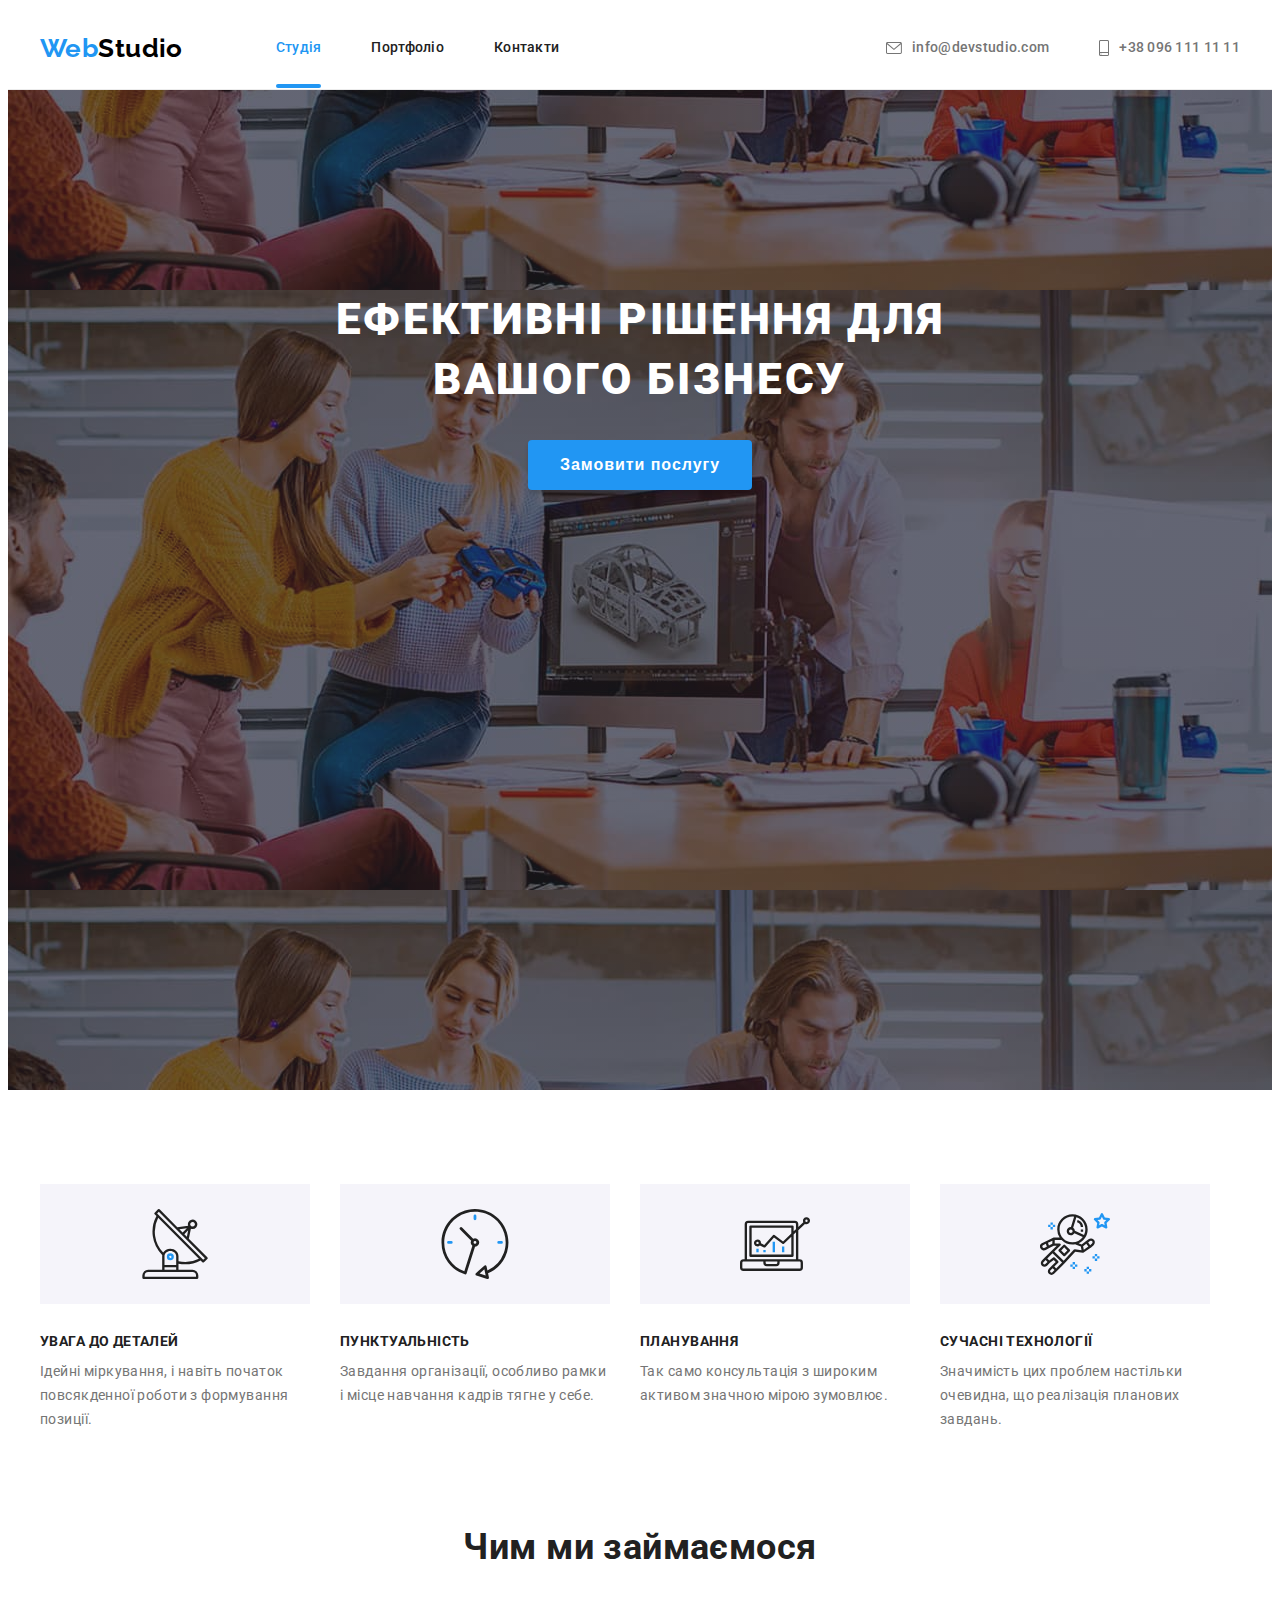
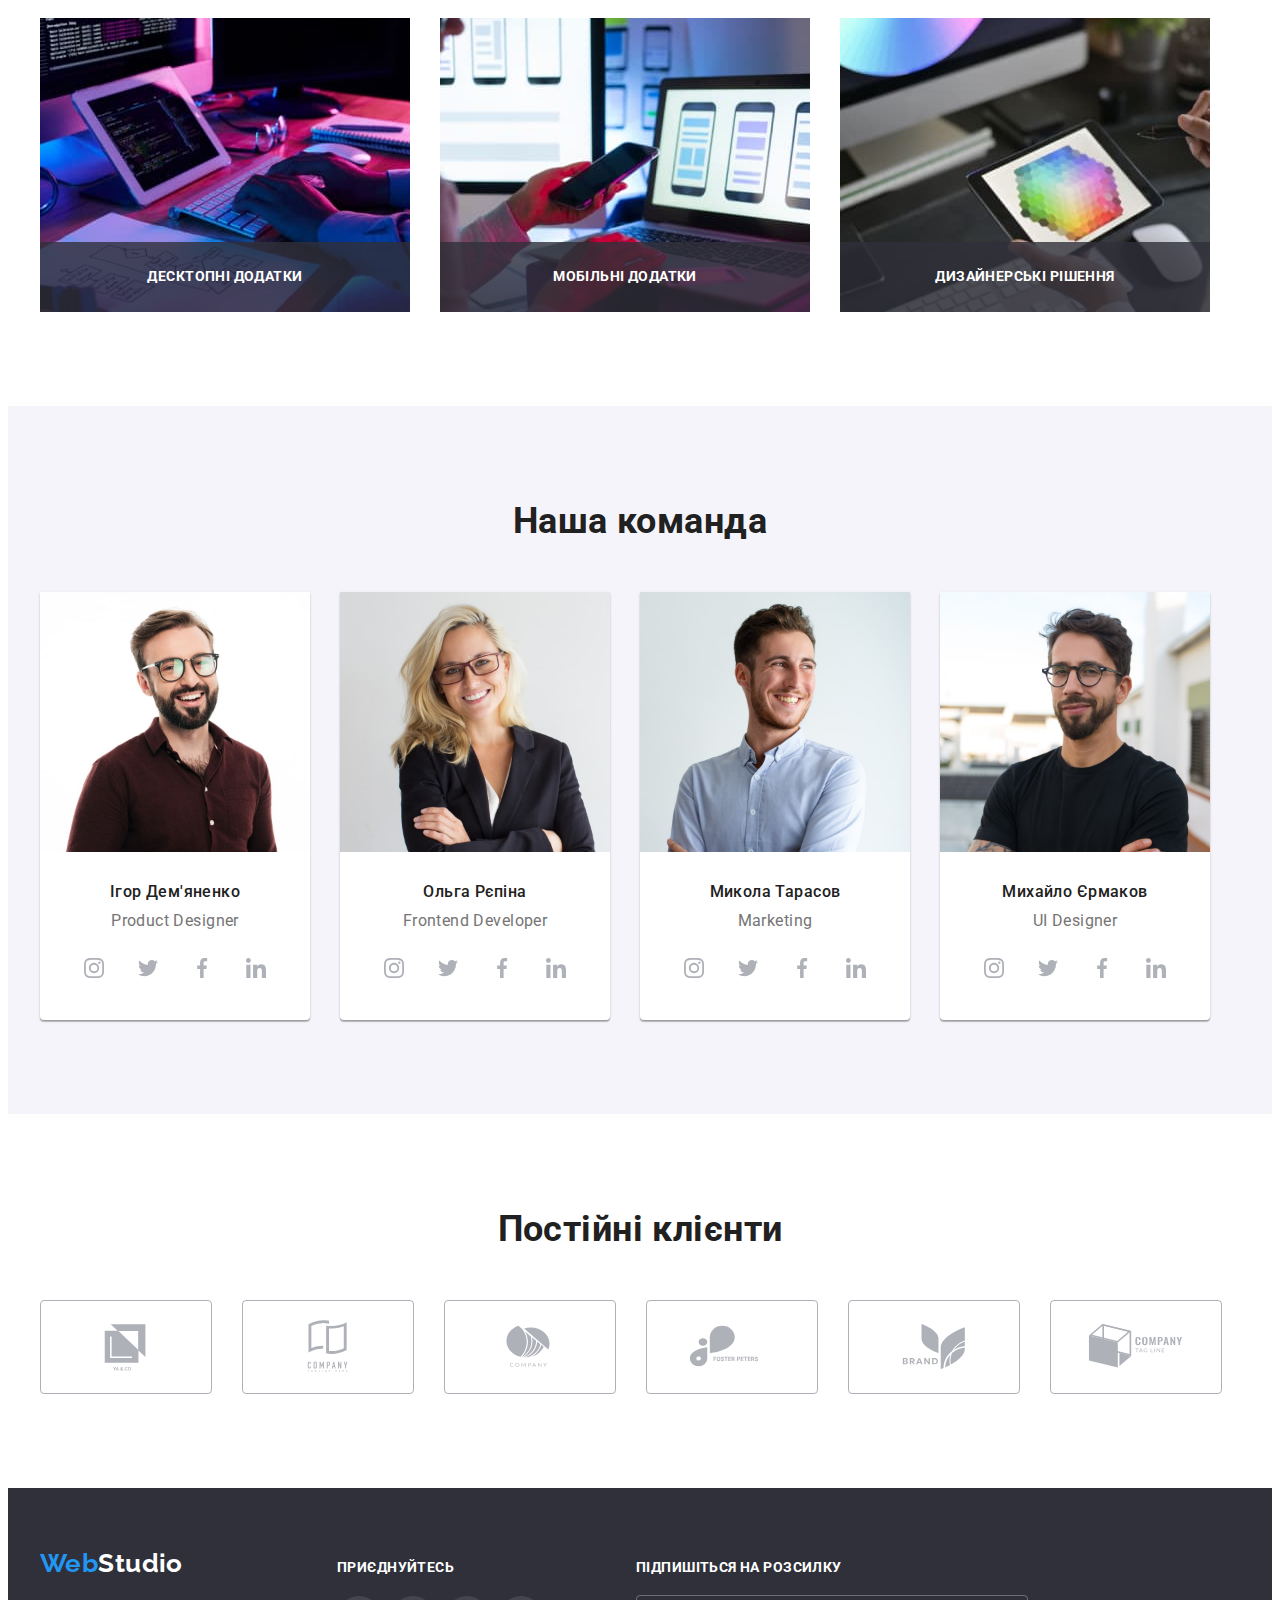
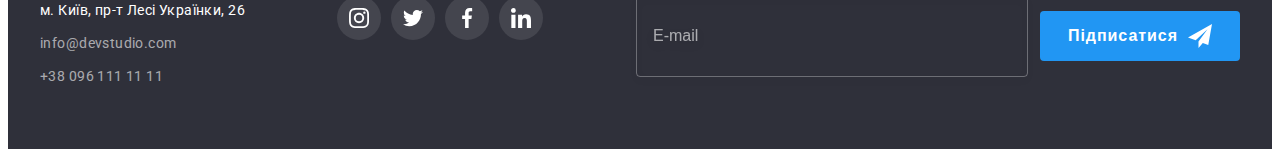
<file: index.html>
<!DOCTYPE html>
<html lang="uk">
  <head>
    <meta charset="UTF-8" />
    <meta http-equiv="X-UA-Compatible" content="IE=edge" />
    <meta name="viewport" content="width=device-width, initial-scale=1.0" />
    <title>WebStudio</title>

    <!-- FONTS -->

    <link rel="preconnect" href="https://fonts.googleapis.com" />
    <link rel="preconnect" href="https://fonts.gstatic.com" crossorigin />
    <link
      href="https://fonts.googleapis.com/css2?family=Raleway:wght@700&family=Roboto:wght@400;500;700;900&display=swap"
      rel="stylesheet"
    />

    <!-- MODERN NORMALIZE -->

    <link
      rel="stylesheet"
      href="https://cdnjs.cloudflare.com/ajax/libs/modern-normalize/1.1.0/modern-normalize.min.css"
      integrity="sha512-wpPYUAdjBVSE4KJnH1VR1HeZfpl1ub8YT/NKx4PuQ5NmX2tKuGu6U/JRp5y+Y8XG2tV+wKQpNHVUX03MfMFn9Q=="
      crossorigin="anonymous"
      referrerpolicy="no-referrer"
    />

    <!-- STYLES -->

    <link rel="stylesheet" href="./css/styles.css" />
  </head>
  <body>
    <!-- HEADER -->

    <header class="header">
      <div class="container header-container">
        <nav class="header-nav">
          <a class="header-logo link" href="./index.html"
            ><span class="accent-logo">Web</span>Studio</a
          >
          <ul class="list header-list">
            <li class="list-item">
              <a class="link header-link current" href="./index.html">Студія</a>
            </li>
            <li class="list-item">
              <a class="link header-link" href="./portfolio.html">Портфоліо</a>
            </li>
            <li class="list-item">
              <a class="link header-link" href="#">Контакти</a>
            </li>
          </ul>
        </nav>

        <ul class="list contact-list">
          <li class="list-item contact-item">
            <a
              class="link header-link contact-link"
              href="mailto:info@devstudio.com"
              ><svg class="contact-icon" width="16" height="12">
                <use href="./images/icons.svg#icon-envelope"></use>
              </svg>
              info@devstudio.com</a
            >
          </li>
          <li class="list-item contact-item">
            <a class="link header-link contact-link" href="tel:+380961111111"
              ><svg class="contact-icon" width="10" height="16">
                <use href="./images/icons.svg#icon-smartphone"></use>
              </svg>
              +38 096 111 11 11</a
            >
          </li>
        </ul>
      </div>
    </header>
    <main>
      <!-- HERO -->

      <section class="hero-section">
        <div class="container hero-container">
          <h1 class="hero-title">Ефективні рішення для вашого бізнесу</h1>
          <button class="hero-btn" type="button" data-modal-open>
            Замовити послугу
          </button>
        </div>
      </section>

      <!-- FEATURES -->

      <section class="features-section section">
        <div class="container features-container">
          <h2 class="title visually-hidden">Особливості</h2>
          <ul class="list features-list">
            <li class="list-item features-item">
              <div class="features-icon-container">
                <svg class="features-icon" width="70" height="70">
                  <use href="./images/icons.svg#icon-antenna"></use>
                </svg>
              </div>
              <h3 class="item-title">УВАГА ДО ДЕТАЛЕЙ</h3>
              <p class="item-text">
                Ідейні міркування, і навіть початок повсякденної роботи з
                формування позиції.
              </p>
            </li>
            <li class="list-item features-item">
              <div class="features-icon-container">
                <svg class="features-icon" width="70" height="70">
                  <use href="./images/icons.svg#icon-clock"></use>
                </svg>
              </div>
              <h3 class="item-title">ПУНКТУАЛЬНІСТЬ</h3>
              <p class="item-text">
                Завдання організації, особливо рамки і місце навчання кадрів
                тягне у себе.
              </p>
            </li>
            <li class="list-item features-item">
              <div class="features-icon-container">
                <svg class="features-icon" width="70" height="70">
                  <use href="./images/icons.svg#icon-diagram"></use>
                </svg>
              </div>
              <h3 class="item-title">ПЛАНУВАННЯ</h3>
              <p class="item-text">
                Так само консультація з широким активом значною мірою зумовлює.
              </p>
            </li>
            <li class="list-item features-item">
              <div class="features-icon-container">
                <svg class="features-icon" width="70" height="70">
                  <use href="./images/icons.svg#icon-astronaut"></use>
                </svg>
              </div>
              <h3 class="item-title">СУЧАСНІ ТЕХНОЛОГІЇ</h3>
              <p class="item-text">
                Значимість цих проблем настільки очевидна, що реалізація
                планових завдань.
              </p>
            </li>
          </ul>
        </div>
      </section>

      <!-- WORK -->

      <section class="work-section section">
        <div class="container">
          <h2 class="title">Чим ми займаємося</h2>
          <ul class="list work-list">
            <li class="list-item work-item">
              <div class="work-thumb">
                <img
                  src="./images/WebStudio/working.jpg"
                  alt="Робота"
                  width="370"
                  height="294"
                />
                <p class="work-text">Десктопні додатки</p>
              </div>
            </li>
            <li class="list-item work-item">
              <div class="work-thumb">
                <img
                  src="./images/WebStudio/notebook.jpg"
                  alt="Ноутбук"
                  width="370"
                  height="294"
                />
                <p class="work-text">Мобільні додатки</p>
              </div>
            </li>
            <li class="list-item work-item">
              <div class="work-thumb">
                <img
                  src="./images/WebStudio/pad.jpg"
                  alt="Планшет"
                  width="370"
                  height="294"
                />
                <p class="work-text">Дизайнерські рішення</p>
              </div>
            </li>
          </ul>
        </div>
      </section>

      <!-- TEAM -->

      <section class="team-section section">
        <div class="container">
          <h2 class="title">Наша команда</h2>
          <ul class="list team-list">
            <li class="list-item team-item">
              <img
                class="team-img"
                src="./images/WebStudio/igor.jpg"
                alt="Фото Ігора"
                width="270"
                height="260"
              />
              <div class="team-group">
                <h3 class="team-title">Ігор Дем'яненко</h3>
                <p lang="en" class="team-text">Product Designer</p>
                <ul class="list team-icon-list">
                  <li class="team-icon-item">
                    <a
                      href="https://www.instagram.com/"
                      class="team-icon-link link"
                      target="_blank"
                      rel="noopener nofollow noreferrer"
                      aria-label="Instagram"
                    >
                      <svg class="team-icon" width="20" height="20">
                        <use href="./images/icons.svg#icon-instagram"></use>
                      </svg>
                    </a>
                  </li>
                  <li class="team-icon-item">
                    <a
                      href="https://twitter.com/"
                      class="team-icon-link link"
                      target="_blank"
                      rel="noopener nofollow noreferrer"
                      aria-label="Twitter"
                    >
                      <svg class="team-icon" width="20" height="20">
                        <use href="./images/icons.svg#icon-twitter"></use>
                      </svg>
                    </a>
                  </li>
                  <li class="team-icon-item">
                    <a
                      href="https://facebook.com/"
                      class="team-icon-link link"
                      target="_blank"
                      rel="noopener nofollow noreferrer"
                      aria-label="Facebook"
                    >
                      <svg class="team-icon" width="20" height="20">
                        <use href="./images/icons.svg#icon-facebook"></use>
                      </svg>
                    </a>
                  </li>
                  <li class="team-icon-item">
                    <a
                      href="https://www.linkedin.com/"
                      class="team-icon-link link"
                      target="_blank"
                      rel="noopener nofollow noreferrer"
                      aria-label="Linkedin"
                    >
                      <svg class="team-icon" width="20" height="20">
                        <use href="./images/icons.svg#icon-linkedin"></use>
                      </svg>
                    </a>
                  </li>
                </ul>
              </div>
            </li>
            <li class="list-item team-item">
              <img
                class="team-img"
                src="./images/WebStudio/olga.jpg"
                alt="Фото Ольги"
                width="270"
                height="260"
              />
              <div class="team-group">
                <h3 class="team-title">Ольга Рєпіна</h3>
                <p lang="en" class="team-text">Frontend Developer</p>
                <ul class="list team-icon-list">
                  <li class="team-icon-item">
                    <a
                      href="https://www.instagram.com/"
                      class="team-icon-link link"
                      target="_blank"
                      rel="noopener nofollow noreferrer"
                      aria-label="Instagram"
                    >
                      <svg class="team-icon" width="20" height="20">
                        <use href="./images/icons.svg#icon-instagram"></use>
                      </svg>
                    </a>
                  </li>
                  <li class="team-icon-item">
                    <a
                      href="https://twitter.com/"
                      class="team-icon-link link"
                      target="_blank"
                      rel="noopener nofollow noreferrer"
                      aria-label="Twitter"
                    >
                      <svg class="team-icon" width="20" height="20">
                        <use href="./images/icons.svg#icon-twitter"></use>
                      </svg>
                    </a>
                  </li>
                  <li class="team-icon-item">
                    <a
                      href="https://facebook.com/"
                      class="team-icon-link link"
                      target="_blank"
                      rel="noopener nofollow noreferrer"
                      aria-label="Facebook"
                    >
                      <svg class="team-icon" width="20" height="20">
                        <use href="./images/icons.svg#icon-facebook"></use>
                      </svg>
                    </a>
                  </li>
                  <li class="team-icon-item">
                    <a
                      href="https://www.linkedin.com/"
                      class="team-icon-link link"
                      target="_blank"
                      rel="noopener nofollow noreferrer"
                      aria-label="Linkedin"
                    >
                      <svg class="team-icon" width="20" height="20">
                        <use href="./images/icons.svg#icon-linkedin"></use>
                      </svg>
                    </a>
                  </li>
                </ul>
              </div>
            </li>
            <li class="list-item team-item">
              <img
                class="team-img"
                src="./images/WebStudio/mikola.jpg"
                alt="Фото Миколи"
                width="270"
                height="260"
              />
              <div class="team-group">
                <h3 class="team-title">Микола Тарасов</h3>
                <p lang="en" class="team-text">Marketing</p>
                <ul class="list team-icon-list">
                  <li class="team-icon-item">
                    <a
                      href="https://www.instagram.com/"
                      class="team-icon-link link"
                      target="_blank"
                      rel="noopener nofollow noreferrer"
                      aria-label="Instagram"
                    >
                      <svg class="team-icon" width="20" height="20">
                        <use href="./images/icons.svg#icon-instagram"></use>
                      </svg>
                    </a>
                  </li>
                  <li class="team-icon-item">
                    <a
                      href="https://twitter.com/"
                      class="team-icon-link link"
                      target="_blank"
                      rel="noopener nofollow noreferrer"
                      aria-label="Twitter"
                    >
                      <svg class="team-icon" width="20" height="20">
                        <use href="./images/icons.svg#icon-twitter"></use>
                      </svg>
                    </a>
                  </li>
                  <li class="team-icon-item">
                    <a
                      href="https://facebook.com/"
                      class="team-icon-link link"
                      target="_blank"
                      rel="noopener nofollow noreferrer"
                      aria-label="Facebook"
                    >
                      <svg class="team-icon" width="20" height="20">
                        <use href="./images/icons.svg#icon-facebook"></use>
                      </svg>
                    </a>
                  </li>
                  <li class="team-icon-item">
                    <a
                      href="https://www.linkedin.com/"
                      class="team-icon-link link"
                      target="_blank"
                      rel="noopener nofollow noreferrer"
                      aria-label="Linkedin"
                    >
                      <svg class="team-icon" width="20" height="20">
                        <use href="./images/icons.svg#icon-linkedin"></use>
                      </svg>
                    </a>
                  </li>
                </ul>
              </div>
            </li>
            <li class="list-item team-item">
              <img
                class="team-img"
                src="./images/WebStudio/mishka.jpg"
                alt="Фото Михайла"
                width="270"
                height="260"
              />
              <div class="team-group">
                <h3 class="team-title">Михайло Єрмаков</h3>
                <p lang="en" class="team-text">UI Designer</p>
                <ul class="list team-icon-list">
                  <li class="team-icon-item">
                    <a
                      href="https://www.instagram.com/"
                      class="team-icon-link link"
                      target="_blank"
                      rel="noopener nofollow noreferrer"
                      aria-label="Instagram"
                    >
                      <svg class="team-icon" width="20" height="20">
                        <use href="./images/icons.svg#icon-instagram"></use>
                      </svg>
                    </a>
                  </li>
                  <li class="team-icon-item">
                    <a
                      href="https://twitter.com/"
                      class="team-icon-link link"
                      target="_blank"
                      rel="noopener nofollow noreferrer"
                      aria-label="Twitter"
                    >
                      <svg class="team-icon" width="20" height="20">
                        <use href="./images/icons.svg#icon-twitter"></use>
                      </svg>
                    </a>
                  </li>
                  <li class="team-icon-item">
                    <a
                      href="https://facebook.com/"
                      class="team-icon-link link"
                      target="_blank"
                      rel="noopener nofollow noreferrer"
                      aria-label="Facebook"
                    >
                      <svg class="team-icon" width="20" height="20">
                        <use href="./images/icons.svg#icon-facebook"></use>
                      </svg>
                    </a>
                  </li>
                  <li class="team-icon-item">
                    <a
                      href="https://www.linkedin.com/"
                      class="team-icon-link link"
                      target="_blank"
                      rel="noopener nofollow noreferrer"
                      aria-label="Linkedin"
                    >
                      <svg class="team-icon" width="20" height="20">
                        <use href="./images/icons.svg#icon-linkedin"></use>
                      </svg>
                    </a>
                  </li>
                </ul>
              </div>
            </li>
          </ul>
        </div>
      </section>

      <!-- CLIENTS -->

      <section class="section">
        <div class="container">
          <h2 class="title">Постійні клієнти</h2>
          <ul class="list clients-icon-list">
            <li class="clients-icon-item">
              <a href="#" class="link clients-link">
                <svg class="clients-icon" width="106" height="60">
                  <use href="./images/icons.svg#icon-logo"></use>
                </svg>
              </a>
            </li>
            <li class="clients-icon-item">
              <a href="#" class="link clients-link">
                <svg class="clients-icon" width="106" height="60">
                  <use href="./images/icons.svg#icon-logo-1"></use>
                </svg>
              </a>
            </li>
            <li class="clients-icon-item">
              <a href="#" class="link clients-link">
                <svg class="clients-icon" width="106" height="60">
                  <use href="./images/icons.svg#icon-logo-2"></use>
                </svg>
              </a>
            </li>
            <li class="clients-icon-item">
              <a href="#" class="link clients-link">
                <svg class="clients-icon" width="106" height="60">
                  <use href="./images/icons.svg#icon-logo-3"></use>
                </svg>
              </a>
            </li>
            <li class="clients-icon-item">
              <a href="#" class="link clients-link">
                <svg class="clients-icon" width="106" height="60">
                  <use href="./images/icons.svg#icon-logo-4"></use>
                </svg>
              </a>
            </li>
            <li class="clients-icon-item">
              <a href="#" class="link clients-link">
                <svg class="clients-icon" width="106" height="60">
                  <use href="./images/icons.svg#icon-logo-5"></use>
                </svg>
              </a>
            </li>
          </ul>
        </div>
      </section>
    </main>

    <!-- FOOTER -->

    <footer class="footer">
      <div class="container footer-group">
        <!-- ADDRESS -->

        <div class="footer-logo-address-group">
          <a class="footer-logo link" href="./index.html"
            ><span class="accent-logo">Web</span>Studio</a
          >

          <address class="footer-address">
            <ul class="list">
              <li class="list-item footer-list">
                <a
                  class="footer-link link"
                  href="https://goo.gl/maps/zaCFydHHxGfRo8Pb8"
                  target="_blank"
                  rel="noopener nofollow noreferrer"
                  >м. Київ, пр-т Лесі Українки, 26</a
                >
              </li>
              <li class="list-item footer-list">
                <a
                  class="grey-link footer-link link"
                  href="mailto:info@devstudio.com"
                  >info@devstudio.com</a
                >
              </li>
              <li class="list-item footer-list">
                <a class="grey-link footer-link link" href="tel:+380961111111"
                  >+38 096 111 11 11</a
                >
              </li>
            </ul>
          </address>
        </div>

        <!-- SOCAIL LINKS -->

        <div class="footer-social-links">
          <strong class="social-link-text">приєднуйтесь</strong>
          <ul class="list social-link-group">
            <li class="social-link-item">
              <a
                href="https://www.instagram.com/"
                class="social-link link"
                target="_blank"
                rel="noopener nofollow noreferrer"
              >
                <svg class="social-link-icon" width="20" height="20">
                  <use href="./images/icons.svg#icon-instagram"></use>
                </svg>
              </a>
            </li>
            <li class="social-link-item">
              <a
                href="https://twitter.com/"
                class="social-link link"
                target="_blank"
                rel="noopener nofollow noreferrer"
              >
                <svg class="social-link-icon" width="20" height="20">
                  <use href="./images/icons.svg#icon-twitter"></use>
                </svg>
              </a>
            </li>
            <li class="social-link-item">
              <a
                href="https://facebook.com/"
                class="social-link link"
                target="_blank"
                rel="noopener nofollow noreferrer"
              >
                <svg class="social-link-icon" width="20" height="20">
                  <use href="./images/icons.svg#icon-facebook"></use>
                </svg>
              </a>
            </li>
            <li class="social-link-item">
              <a
                href="https://www.linkedin.com/"
                class="social-link link"
                target="_blank"
                rel="noopener nofollow noreferrer"
              >
                <svg class="social-link-icon" width="20" height="20">
                  <use href="./images/icons.svg#icon-linkedin"></use>
                </svg>
              </a>
            </li>
          </ul>
        </div>

        <!-- FORM INPUT -->

        <div class="footer-form">
          <form>
            <label for="footer-email" class="footer-label"
              >Підпишіться на розсилку</label
            >
            <div class="form-group">
              <input
                type="email"
                name="footer-email"
                id="footer-email"
                placeholder="E-mail"
                class="footer-input"
              />
              <button class="form-btn" type="submit">
                Підписатися
                <svg class="form-btn-icon" width="24" height="24">
                  <use href="./images/icons.svg#icon-telegramm"></use>
                </svg>
              </button>
            </div>
          </form>
        </div>
      </div>
    </footer>

    <!-- BACKDROP -->

    <div class="backdrop is-hidden" data-modal>
      <div class="modal">
        <button type="button" class="modal-btn" data-modal-close>
          <svg class="icon" width="18" height="18">
            <use href="./images/icons.svg#icon-close"></use>
          </svg>
        </button>
        <strong class="modal-title"
          >Залиште свої дані, ми вам передзвонимо</strong
        >
        <form>
          <label for="name" class="modal-form-label">Ім'я</label>
          <div class="modal-input-field">
            <input
              type="text"
              name="name"
              id="name"
              class="modal-form-input"
              required
            />
            <svg class="modal-icon" width="18" height="18">
              <use href="./images/icons.svg#icon-modal-person"></use>
            </svg>
          </div>
          <label for="phone-number" class="modal-form-label">Телефон</label>
          <div class="modal-input-field">
            <input
              type="tel"
              name="phone-number"
              id="phone-number"
              class="modal-form-input"
              required
            />
            <svg class="modal-icon" width="18" height="18">
              <use href="./images/icons.svg#icon-modal-phone"></use>
            </svg>
          </div>
          <label for="email" class="modal-form-label">Пошта</label>
          <div class="modal-input-field">
            <input
              type="email"
              name="email"
              id="email"
              class="modal-form-input"
              required
            /><svg class="modal-icon" width="18" height="18">
              <use href="./images/icons.svg#icon-modal-envelope"></use>
            </svg>
          </div>
          <label for="modal-comment" class="modal-form-label">Коментар</label>
          <textarea
            name="comment"
            id="modal-comment"
            cols="30"
            rows="10"
            placeholder="Введіть текст"
            class="modal-input-comment"
          ></textarea>

          <label class="policy-label"
            ><input
              type="checkbox"
              name="policy"
              class="policy-checkbox-input visually-hidden"
              required
            />
            <svg class="modal-policy-icon" width="16" height="15">
              <use href="./images/icons.svg#icon-modal-check"></use>
            </svg>
            <span
              >Погоджуюся з розсилкою та приймаю
              <a href="#" class="policy-link">Умови договору</a></span
            ></label
          >
          <button type="submit" class="modal-form-btn">Відправити</button>
        </form>
      </div>
    </div>

    <script src="./js/modal.js"></script>
  </body>
</html>
</file>
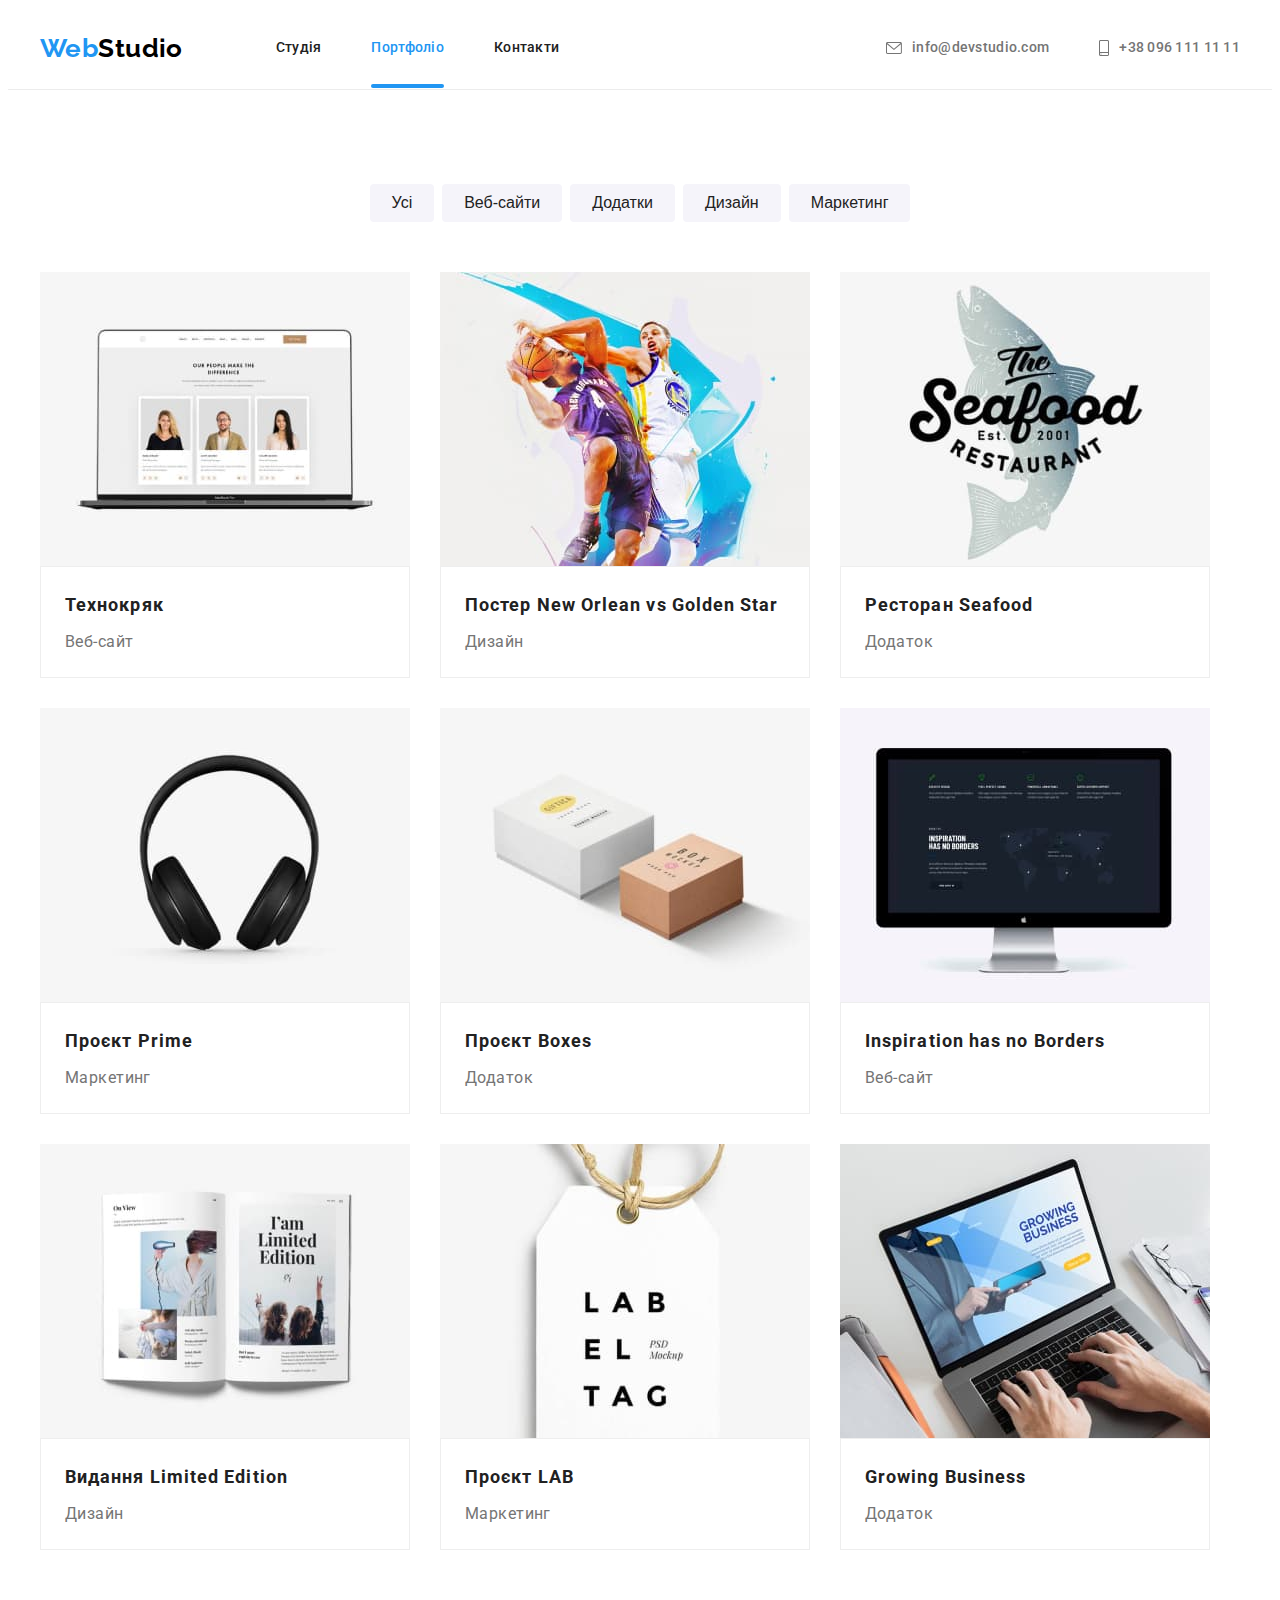
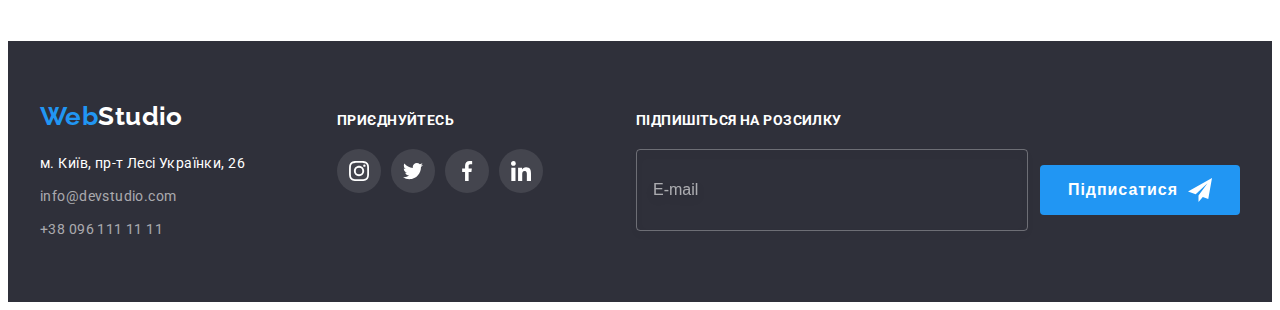
<file: portfolio.html>
<!DOCTYPE html>
<html lang="uk">
  <head>
    <meta charset="UTF-8" />
    <meta http-equiv="X-UA-Compatible" content="IE=edge" />
    <meta name="viewport" content="width=device-width, initial-scale=1.0" />
    <title>Portfolio</title>

    <!-- FONTS -->

    <link rel="preconnect" href="https://fonts.googleapis.com" />
    <link rel="preconnect" href="https://fonts.gstatic.com" crossorigin />
    <link
      href="https://fonts.googleapis.com/css2?family=Raleway:wght@700&family=Roboto:wght@400;500;700;900&display=swap"
      rel="stylesheet"
    />

    <!-- MODERN NORMALIZE -->

    <link
      rel="stylesheet"
      href="https://cdnjs.cloudflare.com/ajax/libs/modern-normalize/1.1.0/modern-normalize.min.css"
      integrity="sha512-wpPYUAdjBVSE4KJnH1VR1HeZfpl1ub8YT/NKx4PuQ5NmX2tKuGu6U/JRp5y+Y8XG2tV+wKQpNHVUX03MfMFn9Q=="
      crossorigin="anonymous"
      referrerpolicy="no-referrer"
    />

    <!-- STYLES -->

    <link rel="stylesheet" href="./css/styles.css" />
  </head>
  <body>
    <!-- HEADER -->

    <header class="header">
      <div class="container header-container">
        <nav class="header-nav">
          <a class="header-logo link" href="./index.html"
            ><span class="accent-logo">Web</span>Studio</a
          >
          <ul class="list header-list">
            <li class="list-item">
              <a class="link header-link" href="./index.html">Студія</a>
            </li>
            <li class="list-item">
              <a class="link header-link current" href="./portfolio.html"
                >Портфоліо</a
              >
            </li>
            <li class="list-item">
              <a class="link header-link" href="#">Контакти</a>
            </li>
          </ul>
        </nav>

        <ul class="list contact-list">
          <li class="list-item contact-item">
            <a
              class="link header-link contact-link"
              href="mailto:info@devstudio.com"
              ><svg class="contact-icon" width="16" height="12">
                <use href="./images/icons.svg#icon-envelope"></use>
              </svg>
              info@devstudio.com</a
            >
          </li>
          <li class="list-item contact-item">
            <a class="link header-link contact-link" href="tel:+380961111111"
              ><svg class="contact-icon" width="10" height="16">
                <use href="./images/icons.svg#icon-smartphone"></use>
              </svg>
              +38 096 111 11 11</a
            >
          </li>
        </ul>
      </div>
    </header>
    <main>
      <!-- PORTFOLIO BUTTONS -->

      <section class="portfolio-section section">
        <div class="container portfolio-container">
          <h1 class="title visually-hidden">Портфоліо</h1>
          <ul class="list portfolio-list-btn">
            <li class="list-item portfolio-item-btn">
              <button class="portfolio-btn" type="button">Усі</button>
            </li>
            <li class="list-item portfolio-item-btn">
              <button class="portfolio-btn" type="button">Веб-сайти</button>
            </li>
            <li class="list-item portfolio-item-btn">
              <button class="portfolio-btn" type="button">Додатки</button>
            </li>
            <li class="list-item portfolio-item-btn">
              <button class="portfolio-btn" type="button">Дизайн</button>
            </li>
            <li class="list-item portfolio-item-btn">
              <button class="portfolio-btn" type="button">Маркетинг</button>
            </li>
          </ul>

          <!-- PORTFOLIO LIST -->

          <ul class="list portfolio-list">
            <li class="portfolio-item">
              <a href="#" class="link">
                <div class="portfolio-thumb">
                  <img
                    class="portfolio-img"
                    src="./images/portfolio/img-1.jpg"
                    alt="Технокряк вебсайт"
                    width="370"
                    height="294"
                  />
                  <div class="portfolio-overlay">
                    <p class="portfolio-overlay-desc">
                      Ресурс пропонує комплексні пропозиції з різним рівнем
                      функціоналу та сервісів. Все це дозволить відвідувачу
                      отримати вичерпні відомості про компанію чи приватну
                      особу.
                    </p>
                  </div>
                </div>
                <div class="portfolio-group">
                  <h2 class="portfolio-title">Технокряк</h2>
                  <p class="portfolio-text">Веб-сайт</p>
                </div>
              </a>
            </li>
            <li class="portfolio-item">
              <a href="#" class="link">
                <div class="portfolio-thumb">
                  <img
                    class="portfolio-img"
                    src="./images/portfolio/img-2.jpg"
                    alt="Постер баскетбол"
                    width="370"
                    height="294"
                  />
                  <div class="portfolio-overlay">
                    <div class="portfolio-overlay"></div>
                    <p class="portfolio-overlay-desc">
                      Ресурс пропонує комплексні пропозиції з різним рівнем
                      функціоналу та сервісів. Все це дозволить відвідувачу
                      отримати вичерпні відомості про компанію чи приватну
                      особу.
                    </p>
                  </div>
                </div>
                <div class="portfolio-group">
                  <h2 class="portfolio-title">
                    Постер <span lang="en">New Orlean vs Golden Star</span>
                  </h2>
                  <p class="portfolio-text">Дизайн</p>
                </div>
              </a>
            </li>
            <li class="portfolio-item">
              <a href="#" class="link">
                <div class="portfolio-thumb">
                  <img
                    class="portfolio-img"
                    src="./images/portfolio/img-3.jpg"
                    alt="Лого ресторана"
                    width="370"
                    height="294"
                  />
                  <div class="portfolio-overlay">
                    <p class="portfolio-overlay-desc">
                      Ресурс пропонує комплексні пропозиції з різним рівнем
                      функціоналу та сервісів. Все це дозволить відвідувачу
                      отримати вичерпні відомості про компанію чи приватну
                      особу.
                    </p>
                  </div>
                </div>
                <div class="portfolio-group">
                  <h2 class="portfolio-title">
                    Ресторан <span lang="en">Seafood</span>
                  </h2>
                  <p class="portfolio-text">Додаток</p>
                </div>
              </a>
            </li>
            <li class="portfolio-item">
              <a href="#" class="link">
                <div class="portfolio-thumb">
                  <img
                    class="portfolio-img"
                    src="./images/portfolio/img-4.jpg"
                    alt="Навушники"
                    width="370"
                    height="294"
                  />
                  <div class="portfolio-overlay">
                    <p class="portfolio-overlay-desc">
                      Ресурс пропонує комплексні пропозиції з різним рівнем
                      функціоналу та сервісів. Все це дозволить відвідувачу
                      отримати вичерпні відомості про компанію чи приватну
                      особу.
                    </p>
                  </div>
                </div>
                <div class="portfolio-group">
                  <h2 class="portfolio-title">
                    Проєкт <span lang="en">Prime</span>
                  </h2>
                  <p class="portfolio-text">Маркетинг</p>
                </div>
              </a>
            </li>
            <li class="portfolio-item">
              <a href="#" class="link">
                <div class="portfolio-thumb">
                  <img
                    class="portfolio-img"
                    src="./images/portfolio/img-5.jpg"
                    alt="Проект коробки"
                    width="370"
                    height="294"
                  />
                  <div class="portfolio-overlay">
                    <p class="portfolio-overlay-desc">
                      Ресурс пропонує комплексні пропозиції з різним рівнем
                      функціоналу та сервісів. Все це дозволить відвідувачу
                      отримати вичерпні відомості про компанію чи приватну
                      особу.
                    </p>
                  </div>
                </div>
                <div class="portfolio-group">
                  <h2 class="portfolio-title">
                    Проєкт <span lang="en">Boxes</span>
                  </h2>
                  <p class="portfolio-text">Додаток</p>
                </div>
              </a>
            </li>
            <li class="portfolio-item">
              <a href="#" class="link">
                <div class="portfolio-thumb">
                  <img
                    class="portfolio-img"
                    src="./images/portfolio/img-6.jpg"
                    alt="Вебсайт на маке"
                    width="370"
                    height="294"
                  />
                  <div class="portfolio-overlay">
                    <p class="portfolio-overlay-desc">
                      Ресурс пропонує комплексні пропозиції з різним рівнем
                      функціоналу та сервісів. Все це дозволить відвідувачу
                      отримати вичерпні відомості про компанію чи приватну
                      особу.
                    </p>
                  </div>
                </div>
                <div class="portfolio-group">
                  <h2 lang="en" class="portfolio-title">
                    Inspiration has no Borders
                  </h2>
                  <p class="portfolio-text">Веб-сайт</p>
                </div>
              </a>
            </li>
            <li class="portfolio-item">
              <a href="#" class="link">
                <div class="portfolio-thumb">
                  <img
                    class="portfolio-img"
                    src="./images/portfolio/img-7.jpg"
                    alt="Книга"
                    width="370"
                    height="294"
                  />
                  <div class="portfolio-overlay">
                    <p class="portfolio-overlay-desc">
                      Ресурс пропонує комплексні пропозиції з різним рівнем
                      функціоналу та сервісів. Все це дозволить відвідувачу
                      отримати вичерпні відомості про компанію чи приватну
                      особу.
                    </p>
                  </div>
                </div>
                <div class="portfolio-group">
                  <h2 class="portfolio-title">
                    Видання <span lang="en">Limited Edition</span>
                  </h2>
                  <p class="portfolio-text">Дизайн</p>
                </div>
              </a>
            </li>
            <li class="portfolio-item">
              <a href="#" class="link">
                <div class="portfolio-thumb">
                  <img
                    class="portfolio-img"
                    src="./images/portfolio/img-8.jpg"
                    alt="Брелок"
                    width="370"
                    height="294"
                  />
                  <div class="portfolio-overlay">
                    <p class="portfolio-overlay-desc">
                      Ресурс пропонує комплексні пропозиції з різним рівнем
                      функціоналу та сервісів. Все це дозволить відвідувачу
                      отримати вичерпні відомості про компанію чи приватну
                      особу.
                    </p>
                  </div>
                </div>
                <div class="portfolio-group">
                  <h2 class="portfolio-title">
                    Проєкт <span lang="en">LAB</span>
                  </h2>
                  <p class="portfolio-text">Маркетинг</p>
                </div>
              </a>
            </li>
            <li class="portfolio-item">
              <a href="#" class="link">
                <div class="portfolio-thumb">
                  <img
                    class="portfolio-img"
                    src="./images/portfolio/img-9.jpg"
                    alt="Додаток на ноутбуці"
                    width="370"
                    height="294"
                  />
                  <div class="portfolio-overlay">
                    <p class="portfolio-overlay-desc">
                      Ресурс пропонує комплексні пропозиції з різним рівнем
                      функціоналу та сервісів. Все це дозволить відвідувачу
                      отримати вичерпні відомості про компанію чи приватну
                      особу.
                    </p>
                  </div>
                </div>
                <div class="portfolio-group">
                  <h2 lang="en" class="portfolio-title">Growing Business</h2>
                  <p class="portfolio-text">Додаток</p>
                </div>
              </a>
            </li>
          </ul>
        </div>
      </section>
    </main>

    <!-- FOOTER -->

    <footer class="footer">
      <div class="container footer-group">
        <!-- ADDRESS -->

        <div class="footer-logo-address-group">
          <a class="footer-logo link" href="./index.html"
            ><span class="accent-logo">Web</span>Studio</a
          >

          <address class="footer-address">
            <ul class="list">
              <li class="list-item footer-list">
                <a
                  class="footer-link link"
                  href="https://goo.gl/maps/zaCFydHHxGfRo8Pb8"
                  target="_blank"
                  rel="noopener nofollow noreferrer"
                  >м. Київ, пр-т Лесі Українки, 26</a
                >
              </li>
              <li class="list-item footer-list">
                <a
                  class="grey-link footer-link link"
                  href="mailto:info@devstudio.com"
                  >info@devstudio.com</a
                >
              </li>
              <li class="list-item footer-list">
                <a class="grey-link footer-link link" href="tel:+380961111111"
                  >+38 096 111 11 11</a
                >
              </li>
            </ul>
          </address>
        </div>

        <!-- SOCAIL LINKS -->

        <div class="footer-social-links">
          <b class="social-link-text">приєднуйтесь</b>
          <ul class="list social-link-group">
            <li class="social-link-item">
              <a
                href="https://www.instagram.com/"
                class="social-link link"
                target="_blank"
                rel="noopener nofollow noreferrer"
              >
                <svg class="social-link-icon" width="20" height="20">
                  <use href="./images/icons.svg#icon-instagram"></use>
                </svg>
              </a>
            </li>
            <li class="social-link-item">
              <a
                href="https://twitter.com/"
                class="social-link link"
                target="_blank"
                rel="noopener nofollow noreferrer"
              >
                <svg class="social-link-icon" width="20" height="20">
                  <use href="./images/icons.svg#icon-twitter"></use>
                </svg>
              </a>
            </li>
            <li class="social-link-item">
              <a
                href="https://facebook.com/"
                class="social-link link"
                target="_blank"
                rel="noopener nofollow noreferrer"
              >
                <svg class="social-link-icon" width="20" height="20">
                  <use href="./images/icons.svg#icon-facebook"></use>
                </svg>
              </a>
            </li>
            <li class="social-link-item">
              <a
                href="https://www.linkedin.com/"
                class="social-link link"
                target="_blank"
                rel="noopener nofollow noreferrer"
              >
                <svg class="social-link-icon" width="20" height="20">
                  <use href="./images/icons.svg#icon-linkedin"></use>
                </svg>
              </a>
            </li>
          </ul>
        </div>

        <!-- FORM INPUT -->

        <div class="footer-form">
          <b class="social-link-text">Підпишіться на розсилку</b>
          <form>
            <div class="form-group">
              <label for="footer-email"></label>
              <input
                type="email"
                name="footer-email"
                id="footer-email"
                placeholder="E-mail"
                class="footer-input"
              />
              <button class="form-btn" type="submit">
                Підписатися
                <svg class="form-btn-icon" width="24" height="24">
                  <use href="./images/icons.svg#icon-telegramm"></use>
                </svg>
              </button>
            </div>
          </form>
        </div>
      </div>
    </footer>
  </body>
</html>
</file>
<file: css/styles.css>
:root {
  /* Bg colors */
  --main-bg: #ffffff;
  --secondary-bg: #2f303a;
  --special-bg: #f5f4fa;
  --icon-bg-clr: rgba(255, 255, 255, 0.1);
  --work-bg-clr: rgba(47, 48, 58, 0.8);
  --prtfl-bg-clr: rgba(33, 150, 243, 0.9);
  --backdrop-bg-clr: rgba(0, 0, 0, 0.2);
  --modal-btn-bg-clr: #188ce8;

  /* Colors */
  --brand-clr: #2196f3;
  --main-text-clr: #212121;
  --secondary-text-clr: #757575;
  --grey-clr-60: rgba(255, 255, 255, 0.6);
  --icon-color: #afb1b8;
  --close-icon-clr: #000000;
  --modal-comment-clr: rgba(117, 117, 117, 0.5);

  /* Fonts */
  --main-font: Roboto, sans-serif;
  --logo-font: Raleway, sans-serif;

  /* Shadows */
  --hero-btn-shadow: 0px 4px 4px rgba(0, 0, 0, 0.15);

  --btn-shadow: 0px 3px 1px rgba(0, 0, 0, 0.1), 0px 1px 2px rgba(0, 0, 0, 0.08),
    0px 2px 2px rgba(0, 0, 0, 0.12);

  --card-shadow: 0px 1px 3px rgba(0, 0, 0, 0.12),
    0px 1px 1px rgba(0, 0, 0, 0.14), 0px 2px 1px rgba(0, 0, 0, 0.2);

  --prtfl-card-shadow: 0px 1px 1px rgba(0, 0, 0, 0.12),
    0px 4px 4px rgba(0, 0, 0, 0.06), 1px 4px 6px rgba(0, 0, 0, 0.16);

  --modal-box-shadow: 0px 1px 3px rgba(0, 0, 0, 0.12),
    0px 1px 1px rgba(0, 0, 0, 0.14), 0px 2px 1px rgba(0, 0, 0, 0.2);

  /* Borders */
  --header-border: 1px solid #ececec;
  --portfolio-border: 1px solid #eeeeee;
  --footer-form-border: 1px solid rgba(255, 255, 255, 0.3);
  --modal-form-border: 1px solid rgba(33, 33, 33, 0.2);

  /* Animations */
  --animation: 250ms cubic-bezier(0.4, 0, 0.2, 1);
}

/* Global styles */

body {
  /* width: 1600px; */
  font-family: var(--main-font);
  font-size: 14px;
  letter-spacing: 0.03em;
  color: var(--main-text-clr);
  background-color: var(--main-bg);
}

/* Reset */

h1,
h2,
h3,
h4,
h5,
h6,
p {
  margin: 0;
}

.list {
  list-style: none;
  margin: 0;
  padding: 0;
}

.link {
  text-decoration: none;
  color: inherit;
}

img {
  display: block;
  max-width: 100%;
  height: auto;
}

.container {
  margin-right: auto;
  margin-left: auto;
  width: 1200px;
  padding-left: 15px;
  padding-right: 15px;
}

.section {
  padding-top: 94px;
  padding-bottom: 94px;
}

.title {
  margin-bottom: 50px;
  font-size: 36px;
  line-height: 1.17;
  text-align: center;
}

/* *
  |============================
  | HEADER
  |============================ */

.header {
  border-bottom: var(--header-border);
}

.header-container {
  display: flex;
}

.header-nav {
  display: flex;
}

.header-logo {
  display: block;
  padding-top: 25px;
  padding-bottom: 25px;
  margin-right: 93px;

  font-family: var(--logo-font);
  font-weight: 700;
  font-size: 26px;
  line-height: 1.19;
  color: #000000;
}

.accent-logo {
  color: var(--brand-clr);
}

.header-list {
  display: flex;
}

.header-list .list-item:not(:last-child) {
  margin-right: 50px;
}

.header-list .header-link {
  display: block;
  padding-top: 32px;
  padding-bottom: 32px;
}

.header-link {
  font-weight: 500;
  line-height: 1.14;
  letter-spacing: 0.02em;

  transition: color var(--animation);
}

.contact-list {
  display: flex;
  margin-left: auto;
}

.contact-item:not(:last-child) {
  margin-right: 50px;
}

.contact-link {
  padding-top: 32px;
  padding-bottom: 32px;
  display: flex;
  align-items: center;
  gap: 10px;
  color: var(--secondary-text-clr);
  fill: currentColor;
}

.header-link:hover,
.header-link:focus {
  color: var(--brand-clr);
}

.header-link.current {
  position: relative;
  color: var(--brand-clr);
}

.header-link.current::after {
  position: absolute;
  bottom: 0;
  left: 0;
  display: inline-block;
  content: "";
  width: 100%;
  height: 4px;
  background-color: var(--brand-clr);
  border-radius: 2px;
}

/**
  |============================
  | HERO
  |============================
*/

.hero-section {
  max-width: 1600px;
  min-height: 600px;
  margin: 0 auto;
  padding-top: 200px;
  padding-bottom: 200px;
  background-image: linear-gradient(
      rgba(47, 48, 58, 0.4),
      rgba(47, 48, 58, 0.4)
    ),
    url(../images/WebStudio/hero-bg-img.jpg);
  background-position: center;
  background-color: var(--secondary-bg);
}

.hero-container {
  width: 696px;
  text-align: center;
}

.hero-title {
  margin-bottom: 30px;
  font-weight: 900;
  font-size: 44px;
  line-height: 1.36;
  letter-spacing: 0.06em;
  text-transform: uppercase;
  color: var(--main-bg);
}

.hero-btn {
  padding: 10px 32px;

  font-weight: 700;
  font-size: 16px;
  line-height: 1.88;

  letter-spacing: 0.06em;
  color: var(--main-bg);
  background-color: var(--brand-clr);
  box-shadow: var(--hero-btn-shadow);
  border-radius: 4px;
  border: none;
  cursor: pointer;

  transition: color var(--animation), background-color var(--animation);
}

.hero-btn:hover,
.hero-btn:focus {
  color: var(--brand-clr);
  background-color: var(--main-bg);
}

/**
  |============================
  | FEATURES
  |============================
*/

.features-section {
  padding-bottom: 0;
}

.visually-hidden {
  position: absolute;
  width: 1px;
  height: 1px;
  margin: -1px;
  border: 0;
  padding: 0;
  white-space: nowrap;
  clip-path: inset(100%);
  clip: rect(0 0 0 0);
  overflow: hidden;
}

.features-list {
  display: flex;
}

.features-item {
  width: 270px;
}

.features-item:not(:last-child) {
  margin-right: 30px;
}

.features-icon-container {
  height: 120px;
  display: flex;
  justify-content: center;
  align-items: center;
  background-color: var(--special-bg);
}

.item-title {
  margin-top: 30px;
  margin-bottom: 10px;

  font-size: 14px;
  line-height: 1.14;
}

.item-text {
  width: 270px;
  line-height: 1.71;
  color: var(--secondary-text-clr);
}

/**
  |============================
  | WORK
  |============================
*/

.work-list {
  display: flex;
}

.work-item:not(:last-child) {
  margin-right: 30px;
}

.work-thumb {
  position: relative;
}

.work-text {
  position: absolute;
  bottom: 0;
  left: 0;
  width: 100%;
  height: 70px;

  display: flex;
  justify-content: center;
  align-items: center;

  font-weight: 700;
  line-height: 1.14;
  text-transform: uppercase;

  color: var(--main-bg);
  background-color: var(--work-bg-clr);
}

/**
  |============================
  | TEAM
  |============================
*/

.team-section {
  background-color: var(--special-bg);
}

.team-list {
  display: flex;
}

.team-item:not(:last-child) {
  margin-right: 30px;
}

.team-item {
  width: 270px;
  border-radius: 0px 0px 4px 4px;
  box-shadow: var(--card-shadow);
  background-color: var(--main-bg);
}

.team-group {
  padding-top: 30px;
  padding-bottom: 30px;
}

.team-title {
  margin-bottom: 10px;
  font-weight: 500;
  font-size: 16px;
  line-height: 1.19;
  text-align: center;
}
.team-text {
  font-size: 16px;
  line-height: 1.19;
  text-align: center;
  color: var(--secondary-text-clr);
}

.team-icon-list {
  display: flex;
  justify-content: center;
  margin-top: 16px;
  gap: 10px;
}

.team-icon-link {
  width: 44px;
  height: 44px;
  display: flex;
  justify-content: center;
  align-items: center;
  border-radius: 50%;
  color: var(--icon-color);
  fill: currentColor;

  transition: color var(--animation), background-color var(--animation);
}

.team-icon-link:hover,
.team-icon-link:focus {
  color: var(--main-bg);
  background-color: var(--brand-clr);
}

/**
  |============================
  | CLIENTS
  |============================
*/

.clients-icon-list {
  display: flex;
  gap: 30px;
}

.clients-link {
  width: 170px;
  height: 92px;
  display: flex;
  justify-content: center;
  align-items: center;
  border: 1px solid var(--icon-color);
  border-radius: 4px;
  color: var(--icon-color);
  fill: currentColor;

  transition: color var(--animation), border-color var(--animation);
}

.clients-link:hover,
.clients-link:focus {
  color: var(--brand-clr);
  border-color: var(--brand-clr);
}

/**
  |============================
  | FOOTER
  |============================
*/

.footer {
  padding: 60px 0;
  background-color: var(--secondary-bg);
}

.footer-logo {
  display: block;
  margin-bottom: 20px;
  font-family: var(--logo-font);
  font-weight: 700;
  font-size: 26px;
  line-height: 1.19;
  color: var(--main-bg);
}

.footer-list:not(:last-child) {
  margin-bottom: 9px;
}

.footer-link {
  font-style: normal;
  font-weight: 400;
  font-size: 14px;
  line-height: 1.71;
  color: var(--main-bg);

  transition: color var(--animation);
}

.footer-link:hover,
.footer-link:focus {
  color: var(--brand-clr);
}

.grey-link {
  color: var(--grey-clr-60);
}

.social-link-text {
  display: block;
  margin-bottom: 20px;
  line-height: 1.14;
  text-transform: uppercase;
  color: var(--main-bg);
}

.footer-group {
  display: flex;
  align-items: baseline;
}

.footer-logo-address-group {
  width: 231px;
  margin-right: 70px;
}

.footer-social-links {
  width: 206px;
  height: 80px;
  margin-right: 93px;
}

.social-link-group {
  display: flex;
  gap: 10px;
}

.social-link {
  width: 44px;
  height: 44px;
  display: flex;
  justify-content: center;
  align-items: center;
  border-radius: 50%;
  color: var(--main-bg);
  background-color: var(--icon-bg-clr);
  fill: currentColor;

  transition: background-color var(--animation);
}

.social-link:hover,
.social-link:focus {
  background-color: var(--brand-clr);
}

.form-group {
  display: flex;
  align-items: center;
  margin-top: 20px;
}

.footer-input {
  width: 358px;
  height: 50px;

  padding: 15px 16px;
  margin-right: 12px;

  font-size: 16px;
  line-height: 1.25;

  color: var(--main-bg);
  background-color: transparent;
  border: var(--footer-form-border);
  filter: drop-shadow(0px 4px 4px rgba(0, 0, 0, 0.15));
  border-radius: 4px;
  outline: none;

  transition: border-color var(--animation);
}

.footer-label {
  display: block;
  font-weight: 700;
  font-size: 14px;
  line-height: calc(16 / 14);
  text-transform: uppercase;

  color: var(--main-bg);
}

.footer-input::placeholder {
  font-size: 16px;
  line-height: 1.25;

  color: var(--grey-clr-60);
}

.footer-input:focus-within {
  border-color: var(--brand-clr);
}

.form-btn {
  font-weight: 700;
  font-size: 16px;
  line-height: 1.88;
  letter-spacing: 0.06em;
  display: flex;
  gap: 10px;
  justify-content: center;
  align-items: center;

  width: 200px;
  height: 50px;

  background-color: var(--brand-clr);
  box-shadow: 0px 4px 4px var(--hero-btn-shadow);
  border: none;
  border-radius: 4px;
  color: var(--main-bg);
  fill: currentColor;
  cursor: pointer;

  transition: color var(--animation), background-color var(--animation);
}

.form-btn:hover,
.form-btn:focus {
  background-color: var(--main-bg);
  color: var(--brand-clr);
}

/**
  |============================
  | PORTFOLIO BUTTONS
  |============================
*/

.portfolio-section {
  padding-bottom: 91px;
}

.portfolio-list-btn {
  display: flex;
  justify-content: center;
  margin-bottom: 50px;
}

.portfolio-item-btn:not(:last-child) {
  margin-right: 8px;
}

.portfolio-btn {
  padding: 6px 22px;

  font-weight: 500;
  font-size: 16px;
  line-height: 1.62;
  text-align: center;
  color: var(--main-text-clr);
  background-color: var(--special-bg);
  border-radius: 4px;
  border: none;
  cursor: pointer;

  transition: color var(--animation), background-color var(--animation),
    box-shadow var(--animation);
}

.portfolio-btn:hover,
.portfolio-btn:focus {
  color: var(--main-bg);
  background-color: var(--brand-clr);
  box-shadow: var(--btn-shadow);
}

/**
  |============================
  | PORTFOLIO LIST
  |============================
*/

.portfolio-list {
  display: flex;
  flex-wrap: wrap;
  gap: 30px;
}

/* CALC((100% - кол-во маржинов в строке * значение маржина)
 / кол-во элементов в строке */

.portfolio-item {
  width: 370px;

  transition: box-shadow var(--animation);
}

/* Вариант отступов через маржины */

/* .portfolio-item:not(:nth-child(3n)) {
  margin-right: 30px;
}

.portfolio-item:not(:nth-last-child(-n + 3)) {
  margin-bottom: 30px;
} */

.portfolio-group {
  padding: 20px 24px;
  border: var(--portfolio-border);
}

.portfolio-item:hover,
.portfolio-item:focus {
  box-shadow: var(--prtfl-card-shadow);
}

.portfolio-item .link {
  display: block;
}

.portfolio-item:hover .link {
  box-shadow: var(--prtfl-card-shadow);
}

.portfolio-title {
  margin-bottom: 4px;
  font-size: 18px;
  line-height: 2;
  letter-spacing: 0.06em;
}
.portfolio-text {
  font-size: 16px;
  line-height: 1.88;
  color: var(--secondary-text-clr);
}

/* Позиционирование и оверлей */

.portfolio-thumb {
  position: relative;
  overflow: hidden;
}

.portfolio-overlay {
  position: absolute;
  top: 0;
  left: 0;

  width: 100%;
  height: 100%;

  background-color: var(--prtfl-bg-clr);

  transform: translateY(101%);
  transition: transform var(--animation);
}

.portfolio-overlay-desc {
  position: absolute;
  top: 50%;
  left: 50%;
  transform: translate(-50%, -50%);

  width: 322px;
  height: 168px;

  font-size: 18px;
  line-height: 1.56;

  color: var(--main-bg);
}

.portfolio-item:hover .portfolio-overlay,
.portfolio-item:focus .portfolio-overlay {
  transform: translateY(0);
}

/**
  |============================
  | BACKDROP
  |============================
*/

.backdrop {
  position: fixed;
  top: 0;
  left: 0;

  width: 100%;
  height: 100%;

  display: inline-block;
  background-color: var(--backdrop-bg-clr);

  opacity: 1;
  transition: opacity var(--animation), visibility var(--animation);
}

.backdrop.is-hidden {
  opacity: 0;
  pointer-events: none;
  visibility: hidden;
}

.backdrop.is-hidden .modal {
  transform: translate(-50%, -50%) scale(0.8);
}

.modal {
  width: 528px;
  height: 581px;
  padding: 40px;

  position: absolute;
  top: 50%;
  left: 50%;

  background-color: var(--main-bg);
  box-shadow: var(--modal-box-shadow);
  border-radius: 4px;

  transform: translate(-50%, -50%) scale(1);
  transition: transform var(--animation);
}

.modal-btn {
  position: absolute;
  top: 8px;
  right: 8px;
  padding: 0;

  display: flex;
  justify-content: center;
  align-items: center;

  width: 30px;
  height: 30px;

  border-radius: 50%;
  background-color: var(--main-bg);
  border: 1px solid rgba(0, 0, 0, 0.1);
  fill: var(--close-icon-clr);

  transition: fill var(--animation), background-color var(--animation);
}

.modal-btn:hover,
.modal-btn:focus {
  fill: var(--brand-clr);
}

/**
  |============================
  | MODAL CONTENT
  |============================
*/

.modal-title {
  display: block;
  margin-bottom: 12px;

  font-size: 20px;
  line-height: 1.15;
  text-align: center;

  color: var(--main-text-clr);
}

.modal-form-label {
  display: block;
  margin-bottom: 4px;
  font-size: 12px;
  line-height: 1.17;

  letter-spacing: 0.01em;

  color: var(--secondary-text-clr);
}

.modal-input-field {
  position: relative;
  margin-bottom: 10px;
}

.modal-form-input {
  padding: 12px 16px 12px 42px;

  width: 448px;
  height: 40px;

  border: var(--modal-form-border);
  border-radius: 4px;
  outline: none;

  transition: border-color var(--animation);
}

.modal-icon {
  position: absolute;
  top: 50%;
  left: 15px;
  transform: translateY(-50%);
  fill: var(--main-text-clr);

  transition: fill var(--animation);
}

.modal-form-input:focus-within {
  border-color: var(--brand-clr);
}

.modal-form-input:focus-within + .modal-icon {
  fill: var(--brand-clr);
}

.modal-input-comment {
  padding: 12px 16px;
  margin-bottom: 20px;

  width: 448px;
  height: 120px;

  resize: none;
  border: var(--modal-form-border);
  border-radius: 4px;
  outline: none;

  transition: border-color var(--animation);
}

.modal-input-comment:focus-within {
  border-color: var(--brand-clr);
}

.modal-input-comment::placeholder {
  font-size: 12px;
  line-height: 1.17;
  letter-spacing: 0.01em;

  color: var(--modal-comment-clr);
}

.modal-policy-icon {
  border: 2px solid var(--main-text-clr);
  border-radius: 2px;

  transition: background-color var(--animation), border-color var(--animation);
}

.policy-checkbox-input:checked + .modal-policy-icon {
  border-color: transparent;
  background-color: var(--brand-clr);
}

.policy-label {
  display: flex;
  justify-content: center;
  align-items: center;
  gap: 8px;
  margin-bottom: 30px;

  font-size: 14px;
  line-height: 1.71;

  color: var(--secondary-text-clr);
}

.policy-link {
  color: var(--brand-clr);
}

.modal-form-btn {
  display: block;
  padding: 10px 52px;
  margin-left: auto;
  margin-right: auto;

  font-weight: 700;
  font-size: 16px;
  line-height: 1.88;
  letter-spacing: 0.06em;

  color: var(--main-bg);
  background: var(--brand-clr);
  box-shadow: var(--hero-btn-shadow);
  border-radius: 4px;
  border: none;
  cursor: pointer;

  transition: background-color var(--animation);
}

.modal-form-btn:hover,
.modal-form-btn:focus {
  background-color: var(--modal-btn-bg-clr);
}
</file>
